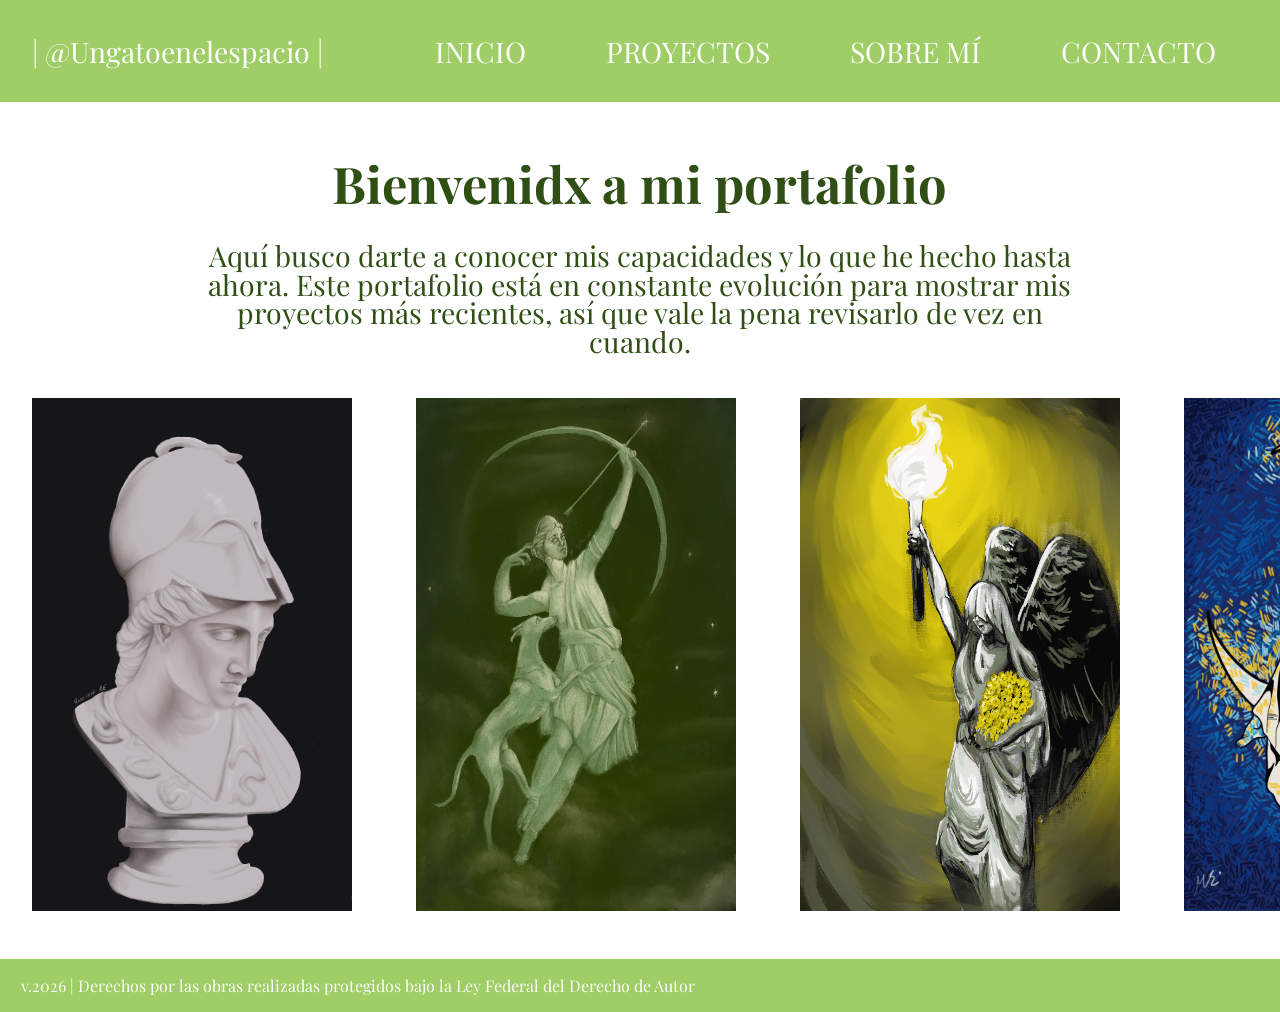
<file: index.html>
<!DOCTYPE html>
<html lang="es">
<head>
    <meta charset="UTF-8">
    <meta name="viewport" content="width=device-width, initial-scale=1.0">
    <link rel="stylesheet" href="style.css">
    <link rel="preconnect" href="https://fonts.googleapis.com">
    <link rel="preconnect" href="https://fonts.gstatic.com" crossorigin>
    <link href="https://fonts.googleapis.com/css2?family=DM+Sans:ital,opsz,wght@0,9..40,100..1000;1,9..40,100..1000&family=Playfair+Display:ital,wght@0,400..900;1,400..900&display=swap" rel="stylesheet">
    <title>Ungatoenelespacio</title>
</head>
<body>
    <nav class="nav">   
        <p>| @Ungatoenelespacio |</p>
       <ul class="nav-list">
            <li><a href="index.html">INICIO</a></li>
            <li><a href="proyectos.html">PROYECTOS</a></li>
            <li><a href="sobremi.html">SOBRE MÍ</a></li>
            <li><a href="contactos.html">CONTACTO</a></li>
       </ul>
    </nav>
    <main class="layout1">
        <div class="intro">
          <h1>Bienvenidx a mi portafolio</h1>
          <p>Aquí busco darte a conocer mis capacidades y lo que he hecho hasta ahora. 
            Este portafolio está en constante evolución para mostrar mis proyectos más recientes, así que vale la pena revisarlo de vez en cuando.</p>
        </div>
    </main>
    <div class="carrusel" >
        <img id="luna1" src="Imagenes\Ilustración45.png" alt="Proyecto1">
        <img id="luna1" src="Imagenes\artemisa.png" alt="Proyecto2">
        <img id="luna1" src="Imagenes\Ilustración18_0_0.png" alt="Proyecto3">
        <img id="luna1" src="Imagenes\lunaaa.jpg" alt="Proyecto4">
        
    </div>
    <footer class="footer">
       <p> v.2026 | Derechos por las obras realizadas protegidos bajo la Ley Federal del Derecho de Autor</p>
    </footer>
</body>
</html>
</file>
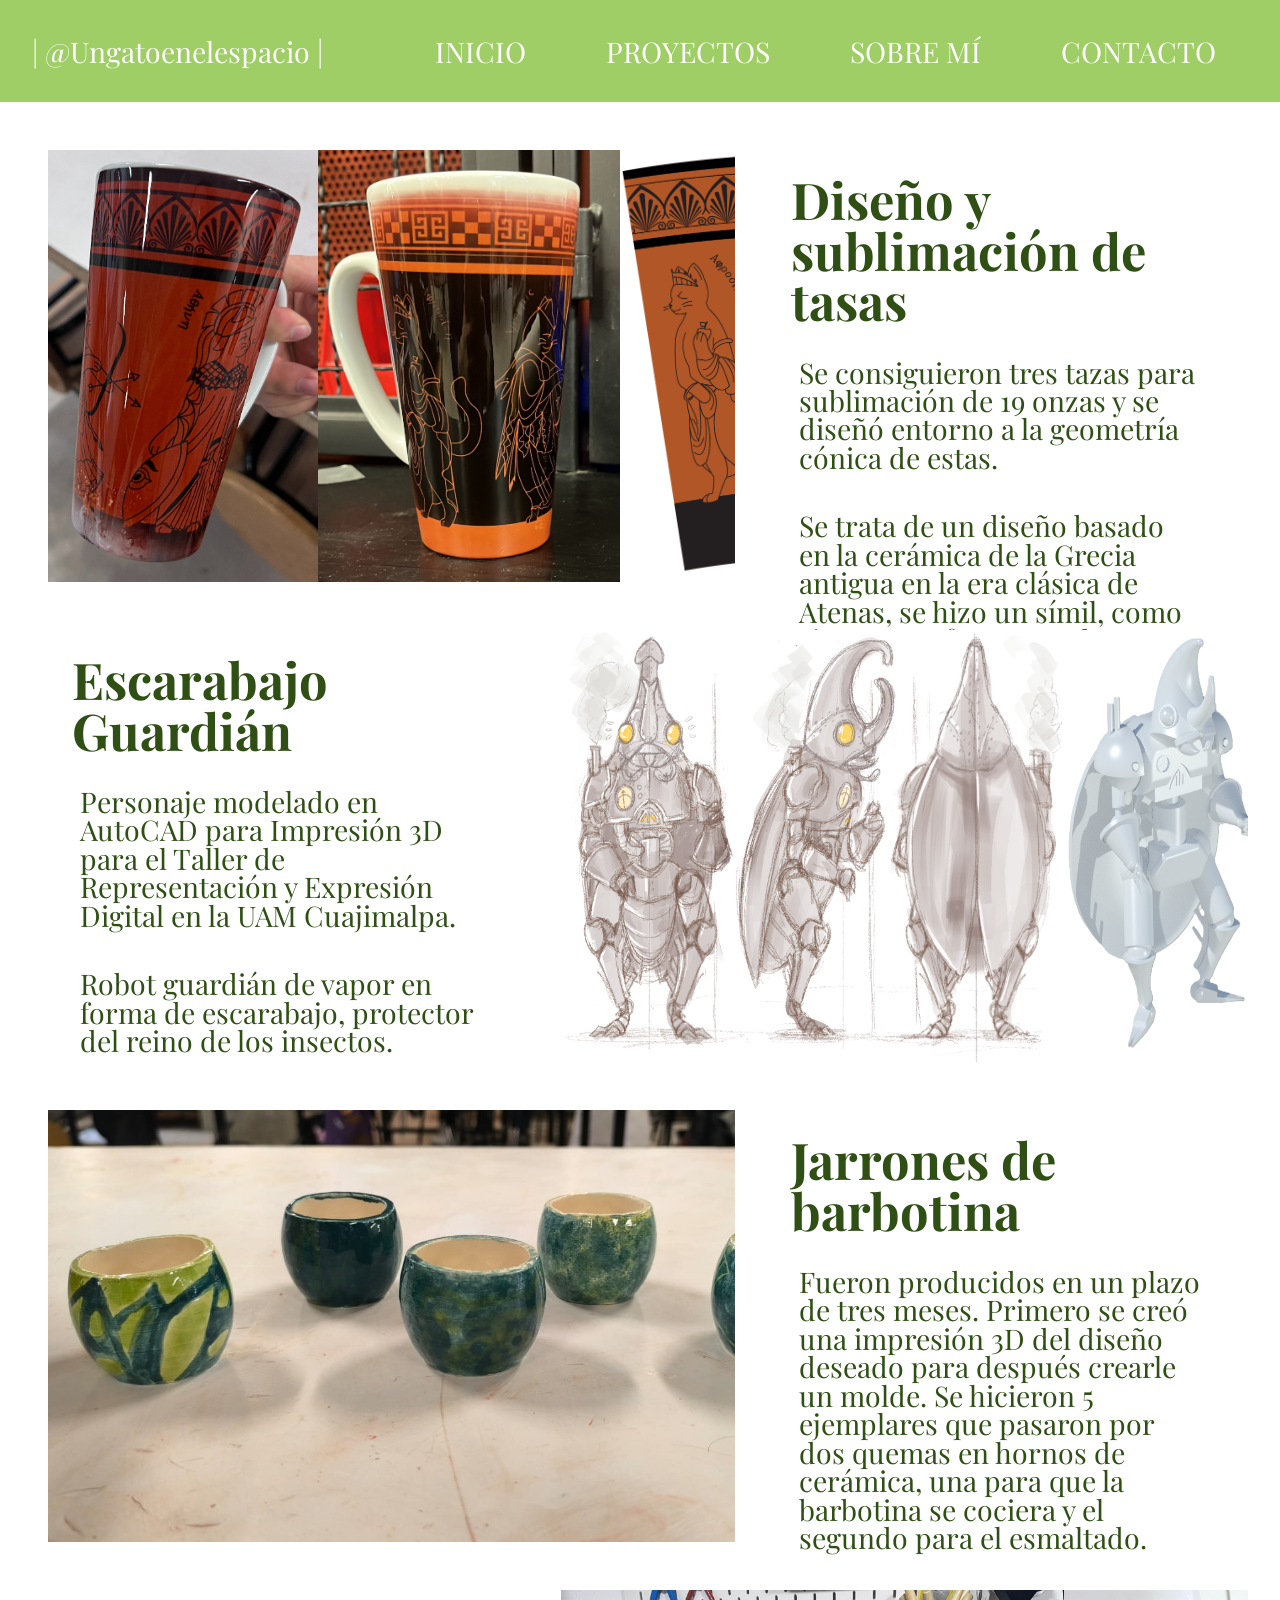
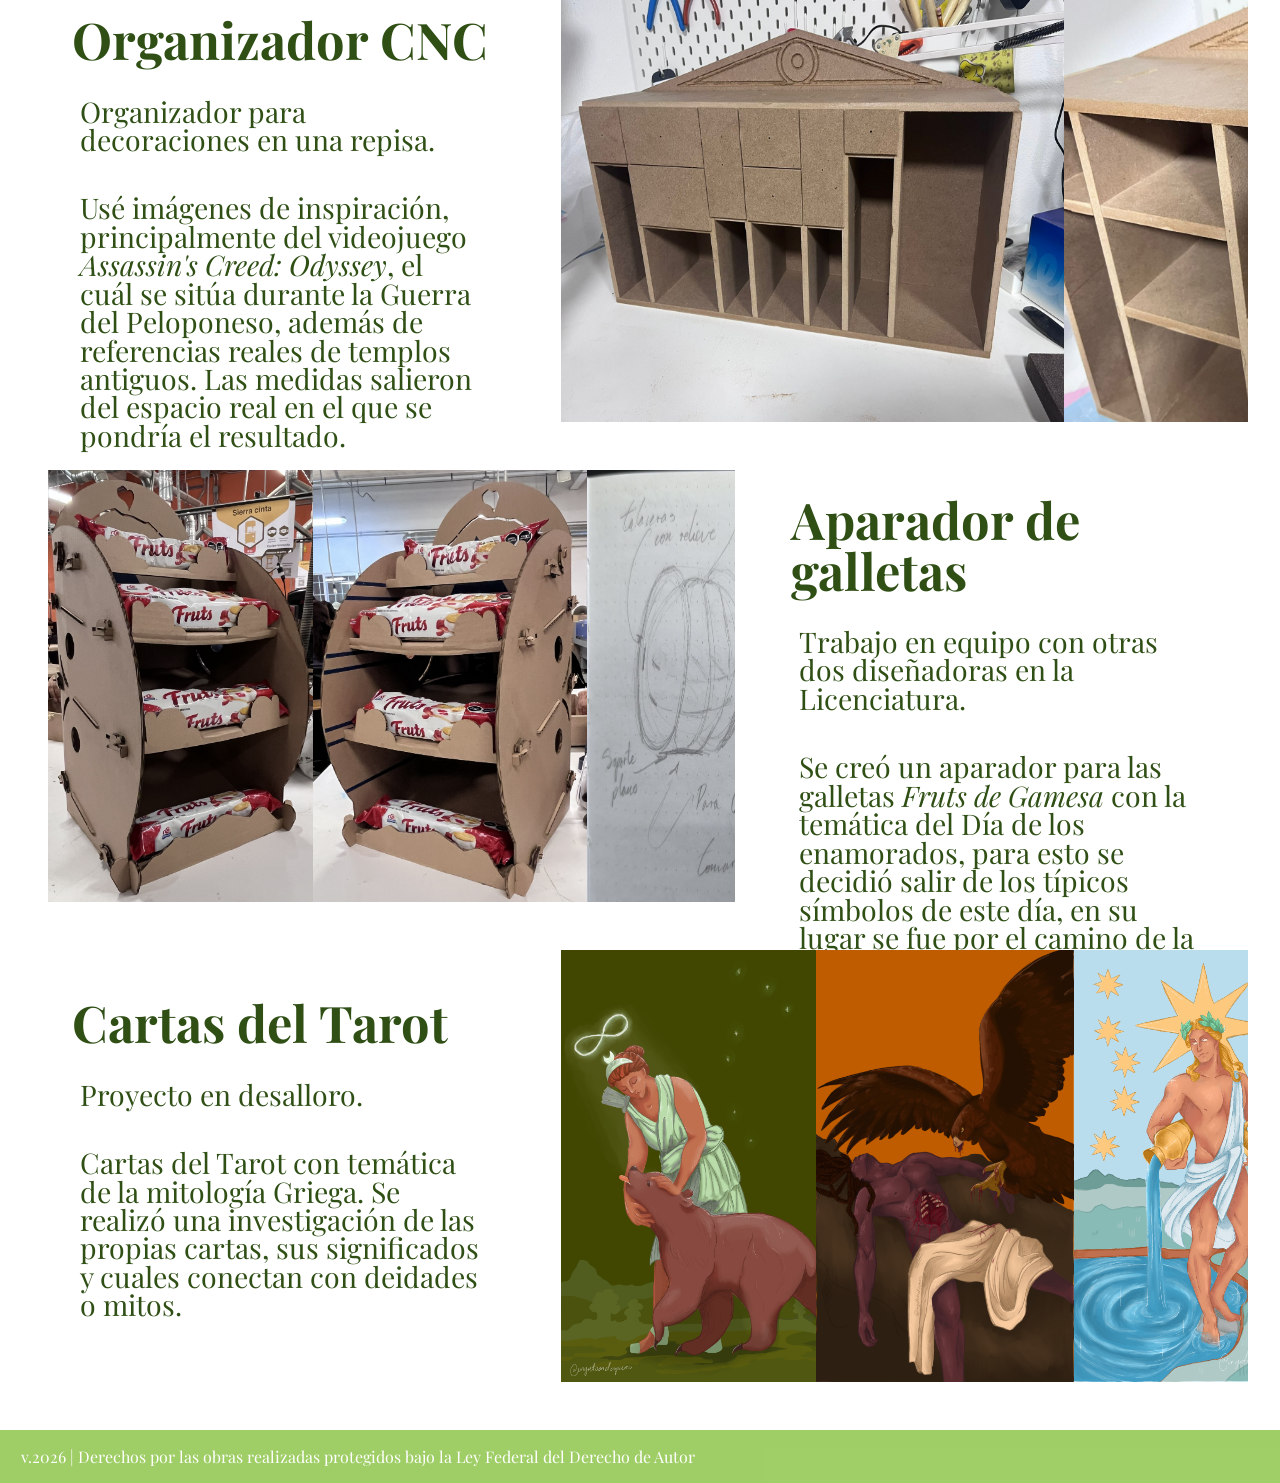
<file: proyectos.html>
<!DOCTYPE html>
<html lang="es">
<head>
    <meta charset="UTF-8">
    <meta name="viewport" content="width=device-width, initial-scale=1.0">
    <link rel="stylesheet" href="stylesproyectos.css">
    <link rel="preconnect" href="https://fonts.googleapis.com">
    <link rel="preconnect" href="https://fonts.gstatic.com" crossorigin>
    <link href="https://fonts.googleapis.com/css2?family=DM+Sans:ital,opsz,wght@0,9..40,100..1000;1,9..40,100..1000&family=Playfair+Display:ital,wght@0,400..900;1,400..900&display=swap" rel="stylesheet">

    <title>Proyectos</title>
</head>
<body>
    <nav class="nav">
        <p>| @Ungatoenelespacio |</p>
       <ul class="nav-list">
            <li><a href="index.html">INICIO</a></li>
            <li><a href="proyectos.html">PROYECTOS</a></li>
            <li><a href="sobremi.html">SOBRE MÍ</a></li>
            <li><a href="contactos.html">CONTACTO</a></li>
       </ul>
    </nav>
    <main class="layout1">
    <div class="carrusel carrusel--1" >
        <img id="ajuste3" src="Imagenes/IMG_5544.jpg" alt="Tasa1">
        <img id="ajuste2" src="Imagenes/tasas2.jpg" alt="Tasa2">
        <img  src="Imagenes/Tasas.png" alt="Tasa2">
        <img  src="Imagenes/image (2).png" alt="Tasa2">
        <img  src="Imagenes/boceto.jpeg" alt="Tasa2">
    </div>
    <div class="descripcion">
        <h2>Diseño y sublimación de tasas</h2>
        <p>Se consiguieron tres tazas para sublimación de 19 onzas y se diseñó entorno a la geometría cónica de estas. </p>
        <p>Se trata de un diseño basado en la cerámica de la Grecia antigua en la era clásica de Atenas, se hizo un símil, como si esta taza fuera una de esas vasijas. </p>
    </div>
    <div class="descripcion">
        <h2>Escarabajo Guardián</h2>
        <p>Personaje modelado en AutoCAD para Impresión 3D para el Taller de Representación y Expresión Digital en la UAM Cuajimalpa.</p>
        <p>Robot guardián de vapor en forma de escarabajo, protector del reino de los insectos.</p>
    </div>
    <div class="carrusel carrusel--2" >
        <img  id="" src="Imagenes\Impresión 3d.png" alt="BocetoEscarabajo">
        <img  id="ajuste1" src="Imagenes\Captura de pantalla 2025-08-02 144624.png" alt="RenderEscarabajo">
        <img  id="ajuste1" src="Imagenes\impresion.jpg" alt="Impresión3dEscarabajo">
    </div>
     <div class="carrusel carrusel--3" >
        <img id="ajuste4" src="Imagenes\Jarron5.jpg" alt="jarrones1">
        <img id="ajuste4" src="Imagenes\Jarron1.jpg" alt="jarrones2">
        <img id="ajuste3" src="Imagenes\Jarron2.jpg" alt="jarrones3">
        <img id="ajuste3" src="Imagenes\Jarron3.jpg" alt="jarrones4">
        <img id="ajuste4" src="Imagenes\Jarron4.jpg" alt="jarrones5">
        <img id="ajuste4" src="Imagenes\Jarron6.png" alt="jarrones6">
        <img id="ajuste4" src="Imagenes\Jarron7.png" alt="jarrones7">
        <img id="ajuste4" src="Imagenes\Jarron8.png" alt="jarrones8">
    </div>
    <div class="descripcion">
        <h2>Jarrones de barbotina</h2>
        <p>Fueron producidos en un plazo de tres meses. Primero se creó una impresión 3D del diseño deseado para después crearle un molde. Se hicieron 5 ejemplares que pasaron por dos quemas en hornos de cerámica, una para que la barbotina se cociera y el segundo para el esmaltado.</p>
    </div>
    <div class="descripcion">
        <h2>Organizador CNC</h2>
        <p>Organizador para decoraciones en una repisa.</p>
        <p>Usé imágenes de inspiración, principalmente del videojuego <em>Assassin's Creed: Odyssey</em>, el cuál se sitúa durante la Guerra del Peloponeso, además de referencias reales de templos antiguos. Las medidas salieron del espacio real en el que se pondría el resultado.</p>
    </div>
    <div class="carrusel carrusel--4" >
        <img id="" src="Imagenes/1.jpg" alt="Organizador1">
        <img id="" src="Imagenes/2.jpg" alt="Organizador2">
        <img id="" src="Imagenes/3.jpg" alt="Organizador3">
        <img id="" src="Imagenes/5.png" alt="Organizador5">
    </div>
    <div class="carrusel carrusel--5" >
        <img id="ajuste2" src="Imagenes/Galletas.jpg" alt="Galletas">
        <img id="ajuste2" src="Imagenes/Galletas1.jpg" alt="Galletas1">
        <img id="ajuste2" src="Imagenes/Galletas2.jpg" alt="Galletas2">
        <img id="ajuste3" src="Imagenes/Galletas3.jpg" alt="Galletas3">
        <img id="ajuste3" src="Imagenes/Galletas4.jpg" alt="Galletas4">
        <img id="ajuste3" src="Imagenes/Galletas4.5.png" alt="Galletas4.5">
        <img id="ajuste3" src="Imagenes/Galletas5.jpg" alt="Galletas5">
        <img id="ajuste3" src="Imagenes/Galletas6.jpg" alt="Galletas6">
        <img id="ajuste3" src="Imagenes/Galletas7.jpg" alt="Galletas7">
        <img id="ajuste3" src="Imagenes/Galletas8.jpg" alt="Galletas8">
        <img id="" src="Imagenes/Galletas9.png" alt="Galletas9">
        <img id="" src="Imagenes/Galletas10.png" alt="Galletas10">
        <img id="" src="Imagenes/Galletas11.png" alt="Galletas11">
        
    </div>
    <div class="descripcion">
        <h2>Aparador de galletas</h2>
        <p>Trabajo en equipo con otras dos diseñadoras en la Licenciatura.</p>
        <p>Se creó un aparador para las galletas <em>Fruts de Gamesa</em> con la temática del Día de los enamorados, para esto se decidió salir de los típicos símbolos de este día,
           en su lugar se fue por el camino de la mitología Mexica con la leyenda del Popocatépetl e Ixtlaccíhuatl.</p>
    </div>
      <div class="descripcion">
        <h2>Cartas del Tarot</h2>
        <p>Proyecto en desalloro.</p>
        <p>Cartas del Tarot con temática de la mitología Griega. Se realizó una investigación de las propias cartas, sus significados y cuales conectan con deidades o mitos.</p>
    </div>
    <div class="carrusel carrusel--6" >
        <img id="ajuste3" src="Imagenes/8 la fuerza.png" alt="Carta1">
        <img id="ajuste3" src="Imagenes/12 El colgado.png" alt="Carta2">
        <img id="ajuste3" src="Imagenes/17 La estrella.png" alt="Carta3">
    </div>
    </main>
     <footer class="footer">
       <p> v.2026 | Derechos por las obras realizadas protegidos bajo la Ley Federal del Derecho de Autor</p>
    </footer>
</body>
</html>
</file>
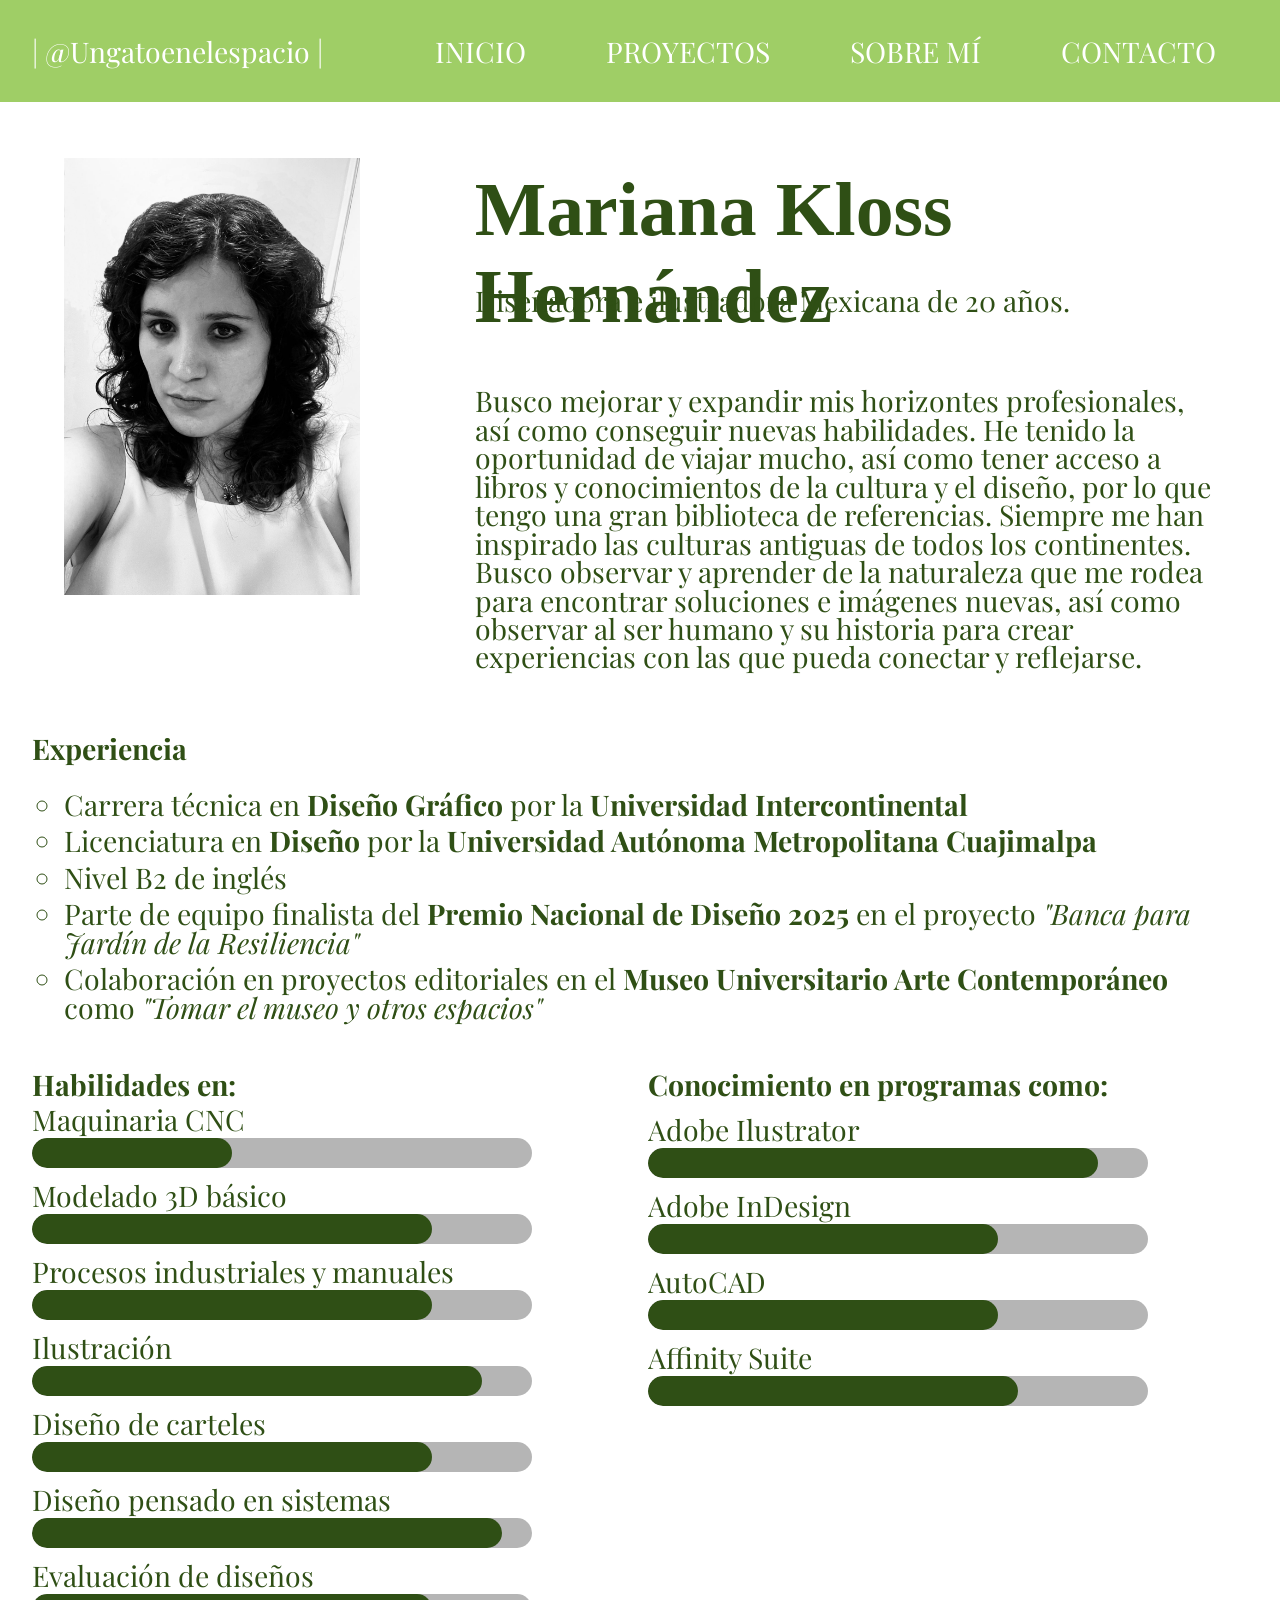
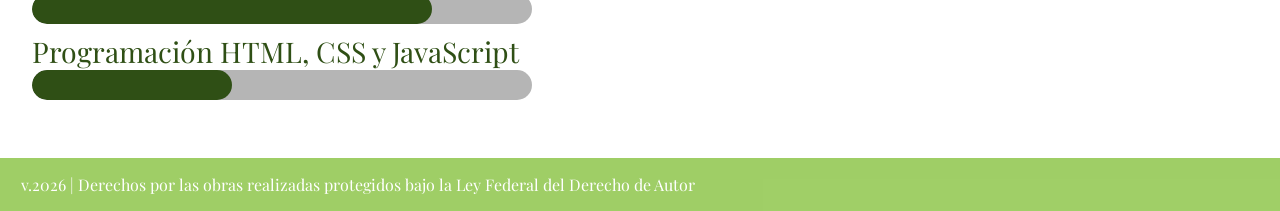
<file: sobremi.html>
<!DOCTYPE html>
<html lang="es">
<head>
    <meta charset="UTF-8">
    <meta name="viewport" content="width=device-width, initial-scale=1.0">
    <link rel="stylesheet" href="stylesobremi.css">
    <link rel="preconnect" href="https://fonts.googleapis.com">
    <link rel="preconnect" href="https://fonts.gstatic.com" crossorigin>
    <link href="https://fonts.googleapis.com/css2?family=DM+Sans:ital,opsz,wght@0,9..40,100..1000;1,9..40,100..1000&family=Playfair+Display:ital,wght@0,400..900;1,400..900&display=swap" rel="stylesheet">
    <title>Sobre Mí</title>
</head>
<body>
    <nav class="nav">
        <p>| @Ungatoenelespacio |</p>
       <ul class="nav-list">
            <li><a href="index.html">INICIO</a></li>
            <li><a href="proyectos.html">PROYECTOS</a></li>
            <li><a href="sobremi.html">SOBRE MÍ</a></li>
            <li><a href="contactos.html">CONTACTO</a></li>
       </ul>
    </nav>
    <main class="layout1">
    <div class="header">
        <h1>Mariana Kloss Hernández</h1>
    </div>
    <div class="descripcion">
        <img  src="Imagenes\intentofotoyo1.jpg" alt="Mariana">
    </div>
    <div class="descripcion1">
        <p>Diseñadora e ilustradora Mexicana de 20 años.</p>
        <p> Busco mejorar y expandir mis horizontes profesionales, así como conseguir nuevas habilidades.

        He tenido la oportunidad de viajar mucho, así como tener acceso a libros y conocimientos de la cultura y el diseño, por lo que tengo una gran biblioteca de referencias.

        Siempre me han inspirado las culturas antiguas de todos los continentes. Busco observar y aprender de la naturaleza que me rodea para encontrar soluciones e imágenes nuevas, así como observar al ser humano y su historia para crear experiencias con las que pueda conectar y reflejarse.</p>
    </div>
    <div class="titulohabilidades">
        <h2>Experiencia</h2>
    </div>
    <div class="habilidades">
    <ul>
        <li>Carrera técnica en <strong>Diseño Gráfico</strong> por la <strong>Universidad Intercontinental</strong> </li>
        <li>Licenciatura en <strong>Diseño</strong>  por la <strong>Universidad Autónoma Metropolitana Cuajimalpa</strong></li>
        <li>Nivel B2 de inglés</li>
        <li><a href="Imagenes\3.BancaResiliencia_Reconocimiento_Producto_Mobiliario_Estudiante">Parte de equipo finalista del <strong> Premio Nacional de Diseño 2025</strong> en el proyecto <em>"Banca para Jardín de la Resiliencia"</em></a></li>
        <li><a href="Imagenes\muac_tomar_el_museo_y_otros_espacios.pdf">Colaboración en proyectos editoriales en el <strong>Museo Universitario Arte Contemporáneo</strong> como <em>"Tomar el museo y otros espacios"</em> </a></li>
    </ul>
    </div>

    <div class="caja2">
    <div class="titulohabilidades2">
        <h2>Habilidades en:</h2>
    </div>
    <div class="carga">
    <div class="texto">
        <p>Maquinaria CNC</p>
    <div class="intento2">
        <div class="intento2-1 intento2-1--1"></div>  
    </div>
    </div>

    <div class="texto">
        <p>Modelado 3D básico</p>
    <div class="intento2">
        <div class="intento2-1 intento2-1--2"></div>  
    </div>
    </div>

    <div class="texto">
        <p>Procesos industriales y manuales</p>
    <div class="intento2">
        <div class="intento2-1 intento2-1--3"></div>  
    </div>
    </div>

    <div class="texto">
        <p>Ilustración</p>
    <div class="intento2">
        <div class="intento2-1 intento2-1--4"></div>  
    </div>
    </div>

     <div class="texto">
        <p>Diseño de carteles</p>
    <div class="intento2">
        <div class="intento2-1 intento2-1--5"></div>  
    </div>
     </div>

    <div class="texto">
        <p>Diseño pensado en sistemas</p>
    <div class="intento2">
        <div class="intento2-1 intento2-1--6"></div>  
    </div>
    </div>

     <div class="texto">
        <p>Evaluación de diseños</p>
    <div class="intento2">
        <div class="intento2-1 intento2-1--7"></div>  
    </div>
     </div>

    <div class="texto">
        <p>Programación HTML, CSS y JavaScript</p>
    <div class="intento2">
        <div class="intento2-1 intento2-1--8"></div>  
    </div>
    </div>
    </div>
    </div>

    <div class="caja3">
    <div class="titulohabilidades3">
        <h2>Conocimiento en programas como:</h2>
    </div>
    <div class="carga">
    <div class="texto">
        <p>Adobe Ilustrator</p>
    <div class="intento1">
        <div class="intento1-1 intento1-1--5"></div>  
    </div>
    </div>

    <div class="texto">
        <p>Adobe InDesign</p>
    <div class="intento1">
        <div class="intento1-1 intento1-1--6"></div>  
    </div>
    </div>

     <div class="texto">
        <p>AutoCAD</p>
    <div class="intento1">
        <div class="intento1-1 intento1-1--7"></div>  
    </div>
    </div>

    <div class="texto">
        <p>Affinity Suite</p>
    <div class="intento1">
        <div class="intento1-1 intento1-1--8"></div>  
    </div>
    </div>
    
    </div>
    </div>
    </main>
     <footer class="footer">
       <p> v.2026 | Derechos por las obras realizadas protegidos bajo la Ley Federal del Derecho de Autor</p>
    </footer>

</body>
</html>
</file>
<file: style.css>
:root{
--baseline: 0.5rem; /*8px*/
--padding-general: 2rem; /*32px*/
--gap-general: 1rem; /*16px*/

/*Escala tipográfica*/
/*Ratio 1.333*/
/*16px*/

--step-0: 1rem; 
--step-1: 1.333rem; 
--step-2: 1.776889rem; 
--step-3: 2.368593037rem;
--step-4: 3.157334518321rem; 


--color1:#81bf36c1;
--color2:#3dbf36b9;
--color3:#36bf74b4;
--color4:#2F4F15;
}
*{
    margin: 0;
    padding: 0;
    box-sizing: border-box;
}

html{
    scroll-behavior: smooth;
}


/*navegación*/
.nav{
    display: flex;
    background: var(--color1);
    justify-content: center;
    gap: var(--gap-general);
}
.nav-list{
    list-style: none;
    display: flex;
    gap: var(--gap-general);
    padding: var(--padding-general);
}
.nav a{
    font-family:"Playfair Display",serif;
    color: white;
    text-decoration: none;
    font-size: var(--step-2);
    padding: var(--padding-general);
}
.nav p{
    font-family:"Playfair Display",serif;
    color: white;
    font-size: var(--step-2);
   justify-items: left;
    padding: var(--padding-general);
}
li a:hover{
    color: var(--color4);
}


/*Grid para escritorio*/
.layout1{
    display: grid;
    grid-template-columns: repeat(12, 1fr);
    grid-auto-rows: var(--baseline);
    gap: var(--gap-general);
    padding: var(--padding-general);

}
.intro{    
    grid-column: 2/12;
    grid-row: span 9;
    color:var(--color4);
    background: white;
    padding: var(--padding-general);
}
.intro h1{
    font-family:"Playfair Display",serif;
    font-size: var(--step-4);
    line-height: 0.7;
    text-align: center;
    margin-bottom: var(--baseline);
}
.intro p{
    font-family:"Playfair Display",serif;
    font-size: var(--step-2);
    line-height: 1;
    text-align: center;
    justify-content: center;
    margin-bottom: var(--baseline);
    padding: var(--padding-general);
}


/*carrusel de imágenes*/
.carrusel{
    display: flex;
    overflow-x: scroll;
    align-content: center;
    width: 100%;
    margin-bottom: 1rem;
}
.carrusel img{
    width: 50%;
    height: auto;
    opacity: 1;
    height: auto;
    padding: var(--padding-general);
    transition: opacity 250ms ease-in;
}
.carrusel img:hover{
   opacity: 0.7;
  
}
#luna1{
    width: 30%;
    height: auto;   
}

div::-webkit-scrollbar {
    height: 12px;
    background-color: var(--color1);
}

div::-webkit-scrollbar-thumb {
    background-color:var(--color4);
    border-radius: 5px;
    
}


/*footer*/
.footer{
    display: flex;
    background: var(--color1);
    justify-content: left;
    gap: var(--gap-general);
    padding: 1rem;
}
.footer p{
    font-family:"Playfair Display",serif;
    color: white;
    text-decoration: none;
    font-size: var(--step-0);
    margin-left: 5px;
}



/*Media query*/
/*Celular*/


@media (max-width:415px){
    .nav{
    display: flex;
    background: var(--color1);
    justify-content: center;
    align-items: center;
    gap: 0.5rem;
    width: 100%;
    height: 3rem;
}
     .nav p{
       font-size: 0.6rem;
       justify-items: left;
        padding: 0rem;
      
    }
    .nav-list a{
        font-size: 0.57rem;
        padding: 0rem;
        gap: 0.5rem;
    }
    .layout1{
        grid-template-columns: 1fr;
    }

    .intro{
        grid-column: span 1;
        grid-row: span 6;
        text-align: center;
        padding: 0.7rem;
        margin-bottom: 0.5rem;
    }
    .intro h1{
    font-family:"Playfair Display",serif;
    font-size: var(--step-2);
    line-height: 0.9;
    text-align: center;
    }
    .intro p{
    font-family:"Playfair Display",serif;
    font-size:var(--step-0);
    line-height: 1;
    text-align: center;
    padding: 0;
    }
.carrusel{
    display: flex;
    overflow-x: scroll;
    align-content: center;
    margin-bottom: 1rem;
    width: 100vh;
    height:auto;
}
.carrusel img{
    width: 100%;
    height: auto;
    opacity: 1;
    padding:0.3rem;
    transition:  opacity 250ms ease-in;
}

/*footer*/
.footer{
    display: flex;
    background: var(--color1);
    justify-content: left;
    gap: var(--gap-general);
    padding: 0.5rem;
}
.footer p{
    font-family:"Playfair Display",serif;
    color: white;
    text-decoration: none;
    font-size:0.7rem;
    margin-left: 5px;
}
}
</file>
<file: stylesproyectos.css>
:root{
--baseline: 0.5rem; /*8px*/
--padding-general: 2rem; /*32px*/
--gap-general: 1rem; /*16px*/

/*Escala tipográfica*/
/*Ratio 1.333*/
/*16px*/

--step-0: 1rem; 
--step-1: 1.333rem; 
--step-2: 1.776889rem; 
--step-3: 2.368593037rem;
--step-4: 3.157334518321rem; 


--color1:#81bf36c1;
--color2:#3dbf36b9;
--color3:#36bf74b4;
--color4:#2F4F15;

}
*{
    margin: 0;
    padding: 0;
    box-sizing: border-box;
}

html{
    scroll-behavior: smooth;
}

.nav{
    display: flex;
    background: var(--color1);
    justify-content: center;
    gap: var(--gap-general);
}
.nav-list{
    list-style: none;
    display: flex;
    gap: var(--gap-general);
    padding: var(--padding-general);
}
.nav a{
    font-family:"Playfair Display",serif;
    color: white;
    text-decoration: none;
    font-size: var(--step-2);
    padding: var(--padding-general);
}
.nav p{
    font-family:"Playfair Display",serif;
    color: white;
    font-size: var(--step-2);
   justify-items: left;
    padding: var(--padding-general);
}
li a:hover{
    color: var(--color4);
}

.layout1{
    display: grid;
    grid-template-columns: repeat(12, 1fr);
    grid-auto-rows: var(--baseline);
    gap: var(--gap-general);
    padding: var(--padding-general);
}
.carrusel{
    grid-column: span 7;
    grid-row: span 20;
    overflow-x: scroll;
    padding: 1rem;
}

.carrusel img{
    width: 75%;
    height: auto;
}
.carrusel--6{
    display:flex;
    flex-direction: row;
}
.carrusel--5{
    display:flex;
    flex-direction: row;
}
.carrusel--4{
    display:flex;
    flex-direction: row;
}
.carrusel--3{
    display:flex;
    flex-direction: row;
}
.carrusel--2{
    display:flex;
    flex-direction: row;
}
.carrusel--1{
    display:flex;
    flex-direction: row;
}
#ajuste1{
    width: 30%;
    height: auto;
}
#ajuste2{
    width: 45%;
    height: auto;
}
#ajuste3{
    width: 41.5%;
    height: auto;
}
#ajuste4{
    height: 100%;
    width: auto;
}
.descripcion{
    grid-column: span 5;
    grid-row: span 20;
    padding: var(--padding-general);
    color: var(--color4);
    margin: auto;
}
.descripcion h2{
    font-family:"Playfair Display",serif;
    font-size: var(--step-4);
    line-height: 1;
    text-align: left;
    margin-bottom: var(--baseline);
    padding: 0.5rem;
}
.descripcion p{
    font-family:"Playfair Display",serif;
    font-size: var(--step-2);
    line-height: 1;
    text-align: left;
    margin-bottom: var(--baseline);
    padding: 1rem;
    
}

div::-webkit-scrollbar {
    height: 12px;
    background-color: var(--color1);
    border-radius:5px;
}

div::-webkit-scrollbar-thumb {
    background-color:var(--color4);
    border-radius:5px;
    
}
/*footer*/
.footer{
    display: flex;
    background: var(--color1);
    justify-content: left;
    gap: var(--gap-general);
    padding: 1rem;
}
.footer p{
    font-family:"Playfair Display",serif;
    color: white;
    text-decoration: none;
    font-size: var(--step-0);
    margin-left: 5px;
}

@media (max-width:420px){
   .nav{
    display: flex;
    background: var(--color1);
    justify-content: center;
    align-items: center;
    gap: 0.5rem;
    width: 100%;
    height: 3rem;
}
     .nav p{
       font-size: 0.6rem;
       justify-items: left;
        padding: 0rem;
      
    }
    .nav-list a{
        font-size: 0.57rem;
        padding: 0rem;
        gap: 0.5rem;
    }
.layout1{
    grid-template-columns: 1fr;
}

.descripcion{
    grid-column: span 1;
    grid-row: span 16;
    padding: var(--padding-general);
    color: var(--color4);
   
}
.descripcion h2{
    font-family:"Playfair Display",serif;
    font-size: 1.5rem;
    line-height: 1;
    text-align: left;
    padding: 0.5rem;
}
.descripcion p{
    font-family:"Playfair Display",serif;
    font-size: 1rem;
    line-height: 1;
    text-align: left;
    margin-bottom: var(--baseline);
    padding: 1rem;
    
}
.carrusel{
    grid-column: span 1;
    grid-row: span 20;
    overflow-x: scroll;
    margin: 0.5rem;
}
.carrusel img{
    width: 100%;
    height: auto;
}
#ajuste1{
    width: 100%;
    height: auto;
}
#ajuste2{
    width: 100%;
    height: auto;
}
#ajuste3{
    width: 100%;
    height: auto;
}
#ajuste4{
    height: 100%;
    width: auto;
}
/*footer*/
.footer{
    display: flex;
    background: var(--color1);
    justify-content: left;
    gap: var(--gap-general);
    padding: 0.5rem;
}
.footer p{
    font-family:"Playfair Display",serif;
    color: white;
    text-decoration: none;
    font-size:0.7rem;
    margin-left: 5px;
}
}
</file>
<file: stylesobremi.css>
:root{
--baseline: 0.5rem; /*8px*/
--padding-general: 2rem; /*32px*/
--gap-general: 1rem; /*16px*/

/*Escala tipográfica*/
/*Ratio 1.333*/
/*16px*/

--step-0: 1rem; 
--step-1: 1.333rem; 
--step-2: 1.776889rem; 
--step-3: 2.368593037rem;
--step-4: 3.157334518321rem; 


--color1:#81bf36c1;
--color2:#3dbf36b9;
--color3:#36bf74b4;
--color4:#2F4F15;
}
*{
    margin: 0;
    padding: 0;
    box-sizing: border-box;
}

html{
    scroll-behavior: smooth;
}

.nav{
    display: flex;
    background: var(--color1);
    justify-content: center;
    gap: var(--gap-general);
}
.nav-list{
    list-style: none;
    display: flex;
    gap: var(--gap-general);
    padding: var(--padding-general);
}
.nav a{
    font-family:"Playfair Display",serif;
    color: white;
    text-decoration: none;
    font-size: var(--step-2);
    padding: var(--padding-general);
}
.nav p{
    font-family:"Playfair Display",serif;
    color: white;
    font-size: var(--step-2);
   justify-items: left;
    padding: var(--padding-general);
}
li a:hover{
    color: var(--color4);
}
.layout1{
    display: grid;
    grid-template-columns: repeat(12, 1fr);
    grid-auto-rows: var(--baseline);
    gap: var(--gap-general);
    padding: var(--padding-general);
}
.header{    
    grid-column: 5/13;
    grid-row: span 5;
    text-align: left;
    font-size: var(--step-3);
    color:var(--color4);
    background: white;
    padding: var(--padding-general);
}
.descripcion{
    grid-column: span 4 ;
    grid-row: span 24;
}
.descripcion1{
    grid-column: span 8 ;
    grid-row: span 20;
}
.descripcion1 p{
    font-family:"Playfair Display",serif;
    font-size: var(--step-2);
    color: var(--color4);
    line-height: 1;
    text-align: left;
    margin-bottom: var(--baseline);
    padding: var(--padding-general);
}
.descripcion img{
    width: 75%;
    height: auto;
    align-items: center;
    justify-content: center;
    margin-left: 2rem;
}

.titulohabilidades{
    grid-column: span 12;
    grid-row: span 1;
}
.titulohabilidades h2{
    font-family:"Playfair Display",serif;
    font-size: var(--step-2);
    color: var(--color4);
    line-height: 1;
    text-align: left;
}
.habilidades{
    grid-column: span 12 ;
    grid-row: span 13;
}
.habilidades h2{
    font-family:"Playfair Display",serif;
    font-size: var(--step-2);
    color: var(--color4);
    line-height: 1;
    text-align: left;
    
}
.habilidades ul{
    font-family:"Playfair Display",serif;
    font-size: var(--step-2);
    color: var(--color4);
    line-height: 1;
    text-align: left;
    padding: var(--padding-general);
}
.habilidades li{
   margin-bottom: var(--baseline);
   list-style: circle;
}
.habilidades a{
    color: var(--color4);
    text-decoration: none;
}
.habilidades li:hover{
    list-style: disc;
}

/*Maquinaria*/
.caja2{
    display: grid;
    grid-column: span 6;
    grid-row: span 28;
}
.titulohabilidades2{
    grid-column: span 6;
    grid-row: span 1;
}
.titulohabilidades2 h2{
    font-family:"Playfair Display",serif;
    font-size: var(--step-2);
    color: var(--color4);
    line-height: 1;
    text-align: left;
}
.intento2{
    width: 500px;
    height: 30px;
    border-radius: 50px;
    overflow: hidden;
    background: rgb(181, 181, 181);
     margin-bottom: var(--baseline);
}
.intento2-1{
    width: 500px;
    height: 30px;
    border-radius: 50px;
    background: #2F4F15;
    animation: entrada 4s ease-in-out ;
}
.intento2-1--1{
    width: 200px;
}
.intento2-1--2{
    width: 400px; 
}
.intento2-1--3{
    width: 400px;
}
.intento2-1--4{
    width: 450px;
}
.intento2-1--5{
    width: 400px;
}
.intento2-1--6{
    width: 470px;
}
.intento2-1--7{
    width: 400px;
}
.intento2-1--8{
    width: 200px;
}

/*Programas*/
.caja3{
    display: grid;
    grid-column: span 6;
    grid-row: span 20;
}
.titulohabilidades3{
    grid-column: span 6;
    grid-row: span 1;
}
.titulohabilidades3 h2{
    font-family:"Playfair Display",serif;
    font-size: var(--step-2);
    color: var(--color4);
    line-height: 1;
    text-align: left;
}
.carga{
    grid-column: span 6;
    grid-row: span 10;
}

.intento1{
    width: 500px;
    height: 30px;
    border-radius: 50px;
    overflow: hidden;
    background: rgb(181, 181, 181);
     margin-bottom: var(--baseline);
}
.intento1-1{
    width: 500px;
    height: 30px;
    border-radius: 50px;
    background: #2F4F15;
    animation: entrada 4s ease-in-out  ;
}
.intento1-1--5{
    width: 450px;
}
.intento1-1--6{
    width: 350px;
}
.intento1-1--7{
    width: 350px;
}
.intento1-1--8{
    width: 370px;
}
/*footer*/
.footer{
    display: flex;
    background: var(--color1);
    justify-content: left;
    gap: var(--gap-general);
    padding: 1rem;
}
.footer p{
    font-family:"Playfair Display",serif;
    color: white;
    text-decoration: none;
    font-size: var(--step-0);
    margin-left: 5px;
}

.texto{
     overflow: hidden;
     font-family:"Playfair Display",serif ;
     font-size: var(--step-2);
     color: var(--color4);
}
@keyframes entrada{
0%{
transform-origin: 0;
 transform: scaleX(0);
 
}
100%{
transform-origin: 0;
transform: scaleX(1);
}
}












@media (max-width:420px){
   .nav{
    display: flex;
    background: var(--color1);
    justify-content: center;
    align-items: center;
    gap: 0.5rem;
    width: 100%;
    height: 3rem;
}
     .nav p{
       font-size: 0.6rem;
       justify-items: left;
        padding: 0rem;
      
    }
    .nav-list a{
        font-size: 0.57rem;
        padding: 0rem;
        gap: 0.5rem;
    }

 .layout1{
  
    grid-template-columns: 1fr;
}
.header{    
    grid-column: span 1;
    grid-row: span 5;
    text-align: left;
    font-size: var(--step-1);
    color:var(--color4);
    background: white;
    padding: 0.5rem;
}
.descripcion{
    grid-column: span 1 ;
    grid-row: span 24;
   
   
}
.descripcion1{
    grid-column: span 1 ;
    grid-row: span 15;
}
.descripcion1 p{
    font-family:"Playfair Display",serif;
    font-size: 1.2rem;
    color: var(--color4);
    line-height: 1;
    text-align: left;
    margin-top: 1rem;
    padding: 0.5rem;
}
.descripcion img{
    width: 90%;
    height: auto;
    align-items: center;
    justify-content: center;
    margin: 0;
   
}


.titulohabilidades{
    grid-column: span 1;
    grid-row: span 1;
}
.titulohabilidades h2{
    font-family:"Playfair Display",serif;
    font-size: var(--step-1);
    color: var(--color4);
    line-height: 1;
    text-align: left;
}
.habilidades{
    grid-column: span 1 ;
    grid-row: span 17;
}
.habilidades h2{
    font-family:"Playfair Display",serif;
    font-size: var(--step-1);
    color: var(--color4);
    line-height: 1;
    text-align: left;
}
.habilidades ul{
    font-family:"Playfair Display",serif;
    font-size: var(--step-1);
    color: var(--color4);
    line-height: 1;
    text-align: left;
    padding: var(--padding-general);
}



.caja2{
    display: grid;
    grid-column: span 1;
    grid-row: span 22;
}
.titulohabilidades2{
    grid-column: span 1;
    grid-row: span 2;
}
.titulohabilidades2 h2{
    font-family:"Playfair Display",serif;
    font-size: var(--step-1);
    color: var(--color4);
    line-height: 1;
    text-align: left;
}
.intento2{
    width: 400px;
    height: 30px;
    border-radius: 50px;
    overflow: hidden;
    background: rgb(181, 181, 181);
     margin-bottom: var(--baseline);
}
.intento2-1{
    width: 400px;
    height: 30px;
    border-radius: 50px;
    background: #2F4F15;
    animation: entrada 4s ease-in-out ;
}
.intento2-1--1{
    width: 100px;
}
.intento2-1--2{
    width: 300px; 
}
.intento2-1--3{
    width: 300px;
}
.intento2-1--4{
    width: 350px;
}
.intento2-1--5{
    width: 300px;
}
.intento2-1--6{
    width: 370px;
}
.intento2-1--7{
    width: 300px;
}
.intento2-1--8{
    width: 100px;
}



.caja3{
    display: grid;
    grid-column: span 1;
    grid-row: span 12;
}
.carga{
    grid-column: span 1;
    grid-row: span 10;
}
.titulohabilidades3 h2{
    font-family:"Playfair Display",serif;
    font-size: var(--step-1);
    color: var(--color4);
    line-height: 1;
    text-align: left;
}
.intento1{
    width: 400px;
    height: 30px;
    border-radius: 50px;
    overflow: hidden;
    background: rgb(181, 181, 181);
     margin-bottom: var(--baseline);
}
.intento1-1{
    width: 400px;
    height: 30px;
    border-radius: 50px;
    background: #2F4F15;
    animation: entrada 4s ease-in-out  ;
}
.intento1-1--5{
    width: 350px;
}
.intento1-1--6{
    width: 250px;
}
.intento1-1--7{
    width: 250px;
}
.intento1-1--8{
    width: 270px;
}

.texto{
     font-family:"Playfair Display",serif ;
     font-size: var(--step-0);
     color: var(--color4);  
}
/*footer*/
.footer{
    display: flex;
    background: var(--color1);
    justify-content: left;
    gap: var(--gap-general);
    padding: 0.5rem;
}
.footer p{
    font-family:"Playfair Display",serif;
    color: white;
    text-decoration: none;
    font-size:0.7rem;
    margin-left: 5px;
}
}
</file>
